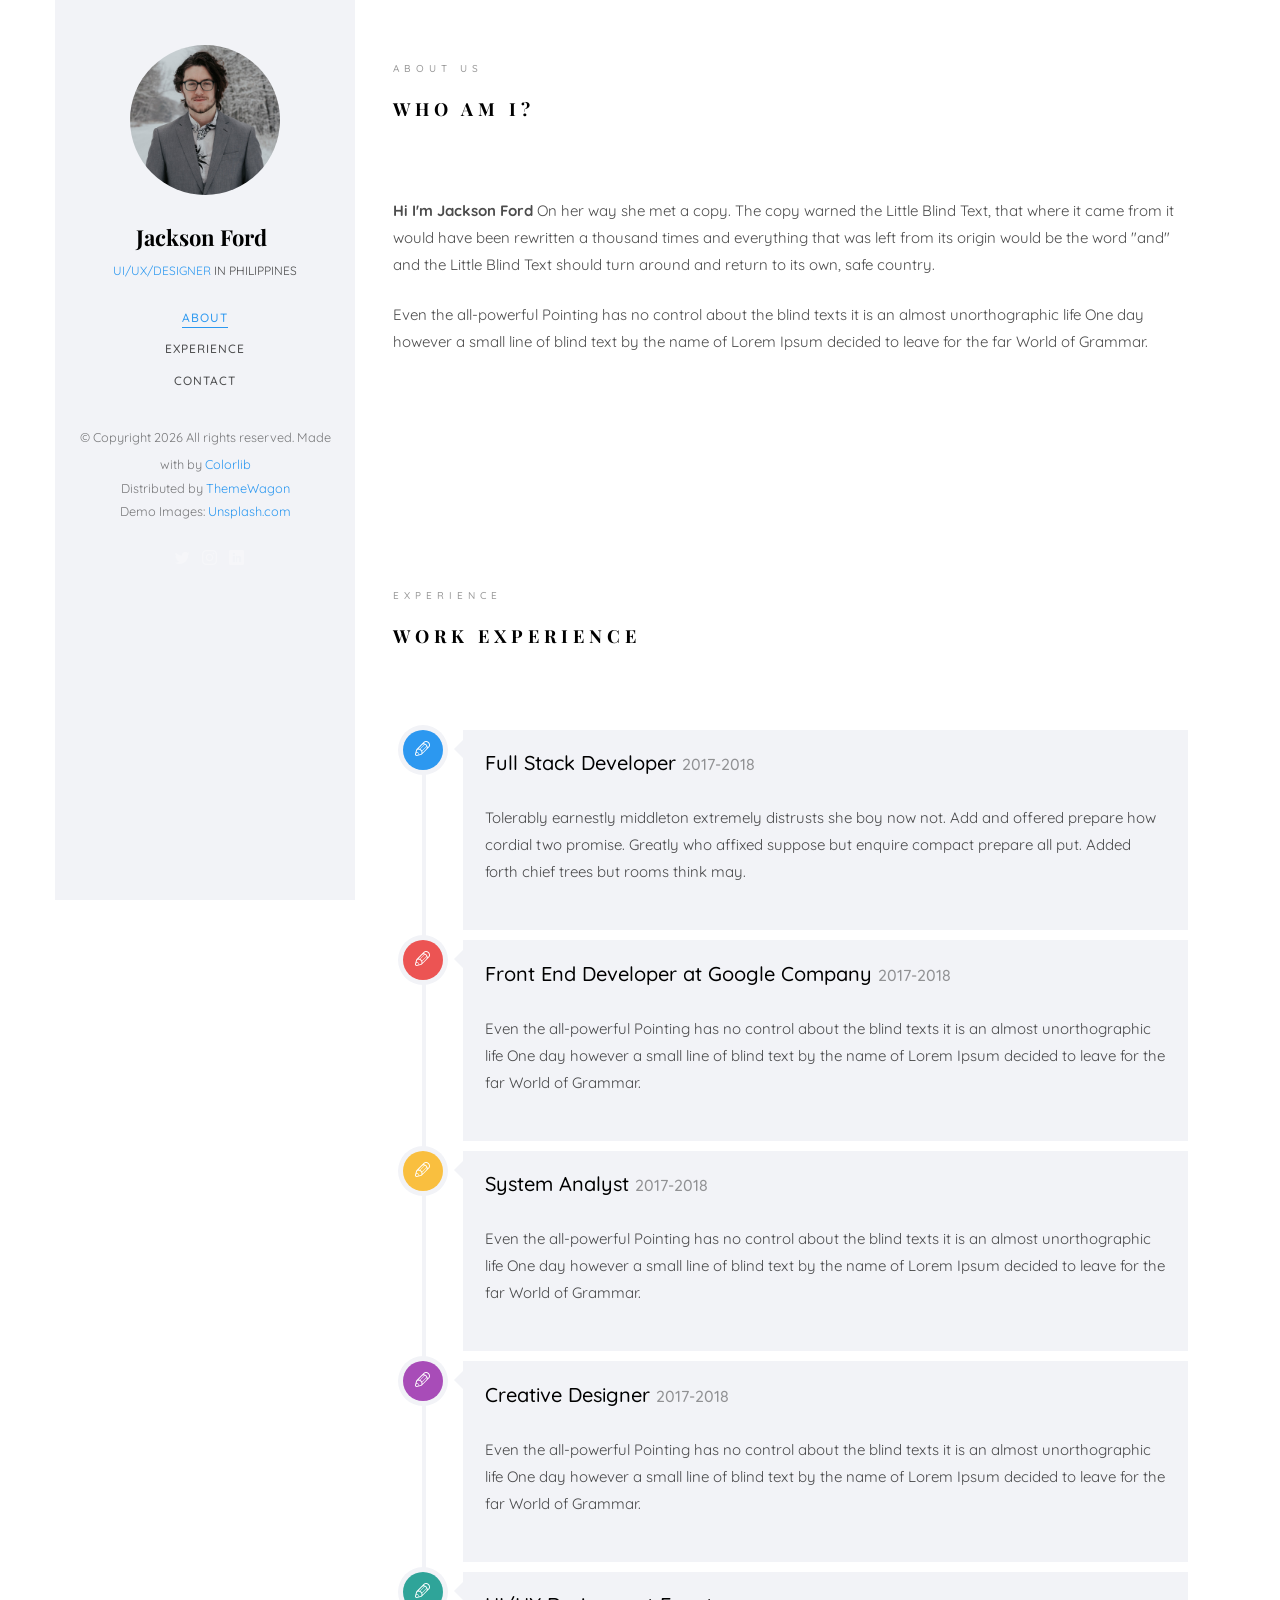
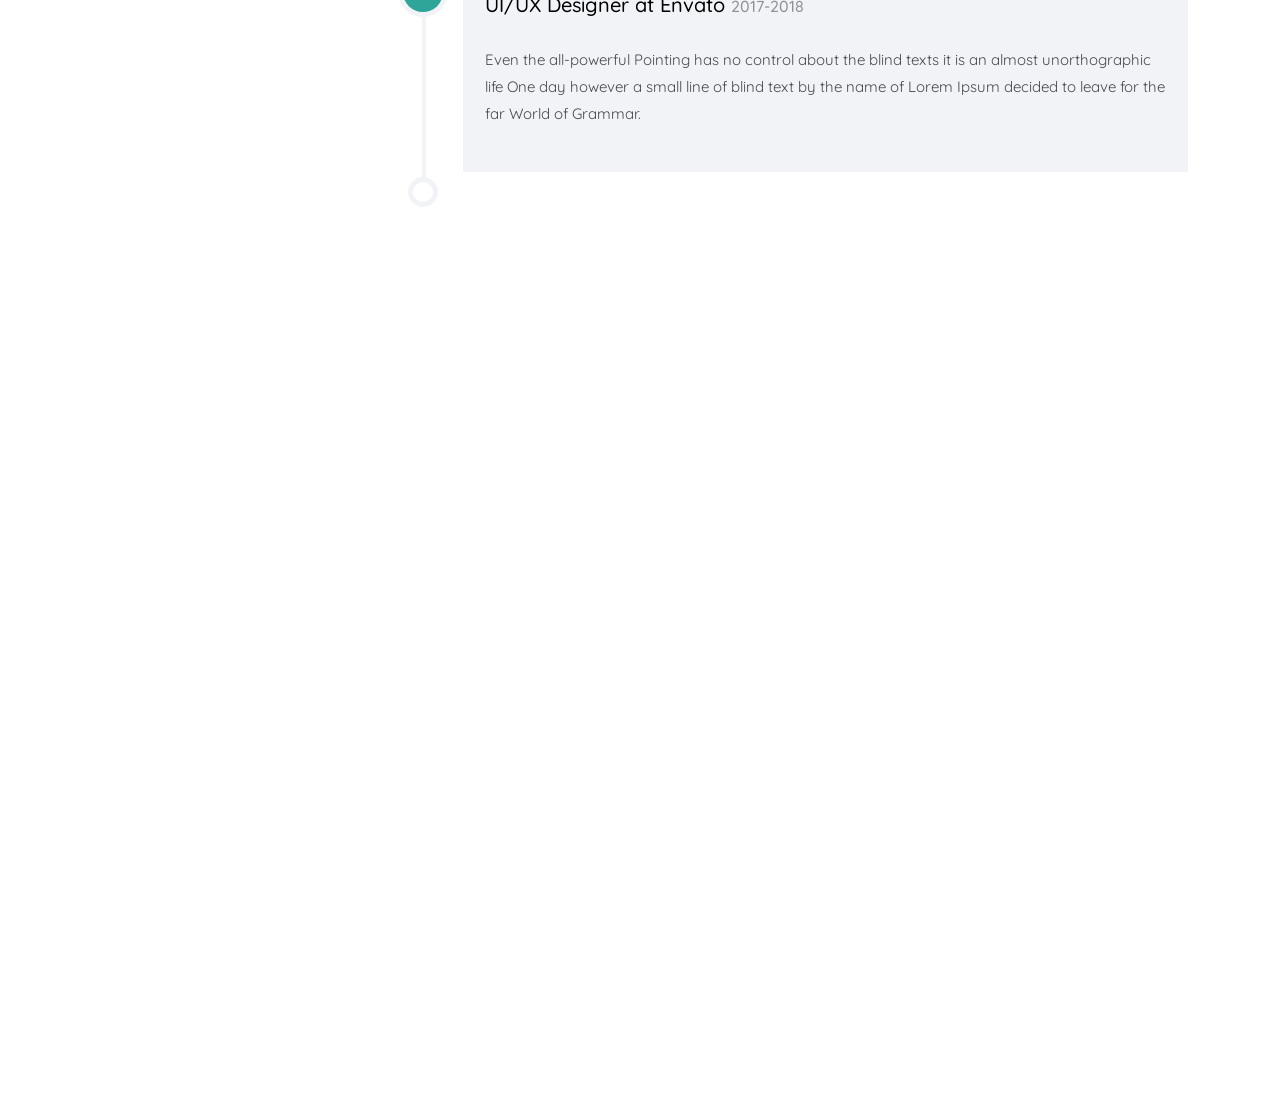
<file: static/plugins/curriculum/index.html>
<!DOCTYPE HTML>
<html>
	<head>
	<meta charset="utf-8">
	<meta http-equiv="X-UA-Compatible" content="IE=edge">
	<title>Jackson Template</title>
	<meta name="viewport" content="width=device-width, initial-scale=1">
	<meta name="description" content="" />
	<meta name="keywords" content="" />
	<meta name="author" content="" />

  <!-- Facebook and Twitter integration -->
	<meta property="og:title" content=""/>
	<meta property="og:image" content=""/>
	<meta property="og:url" content=""/>
	<meta property="og:site_name" content=""/>
	<meta property="og:description" content=""/>
	<meta name="twitter:title" content="" />
	<meta name="twitter:image" content="" />
	<meta name="twitter:url" content="" />
	<meta name="twitter:card" content="" />

	<!-- Place favicon.ico and apple-touch-icon.png in the root directory -->
	<link rel="shortcut icon" href="favicon.ico">

	<link href="https://fonts.googleapis.com/css?family=Quicksand:300,400,500,700" rel="stylesheet">
	<link href="https://fonts.googleapis.com/css?family=Playfair+Display:400,400i,700" rel="stylesheet">
	
	<!-- Animate.css -->
	<link rel="stylesheet" href="css/animate.css">
	<!-- Icomoon Icon Fonts-->
	<link rel="stylesheet" href="css/icomoon.css">
	<!-- Bootstrap  -->
	<link rel="stylesheet" href="css/bootstrap.css">
	<!-- Theme style  -->
	<link rel="stylesheet" href="css/style.css">

	<!-- Modernizr JS -->
	<script src="js/modernizr-2.6.2.min.js"></script>

	</head>
	<body>
	<div id="colorlib-page">
		<div class="container-wrap">
		<a href="#" class="js-colorlib-nav-toggle colorlib-nav-toggle" data-toggle="collapse" data-target="#navbar" aria-expanded="false" aria-controls="navbar"><i></i></a>
		<aside id="colorlib-aside" role="complementary" class="border js-fullheight">
			<div class="text-center">
				<div class="author-img" style="background-image: url(images/about.jpg);"></div>
				<h1 id="colorlib-logo"><a href="index.html">Jackson Ford</a></h1>
				<span class="position"><a href="#">UI/UX/Designer</a> in Philippines</span>
			</div>
			<nav id="colorlib-main-menu" role="navigation" class="navbar">
				<div id="navbar" class="collapse">
					<ul>
						<li class="active"><a href="#" data-nav-section="about">About</a></li>
						<li><a href="#" data-nav-section="experience">Experience</a></li>
						<li><a href="#" data-nav-section="contact">Contact</a></li>
					</ul>
				</div>
			</nav>

			<div class="colorlib-footer">
				<p>
					<small>&copy;
					<!-- Link back to Colorlib can't be removed. Template is licensed under CC BY 3.0. -->
					Copyright <script>document.write(new Date().getFullYear());</script> All rights reserved. 
					Made with <i class="fa fa-user" aria-hidden="true"></i> by <a href="https://colorlib.com" target="_blank">Colorlib</a>
					<!-- Link back to Colorlib can't be removed. Template is licensed under CC BY 3.0. --> </span> <span>Distributed by <a href="https://themewagon.com" target="_blank">ThemeWagon</a></span> <span>Demo Images: <a href="https://unsplash.com/" target="_blank">Unsplash.com</a></span></small>
				</p>
				<ul>
					<li><a href="#"><em class="fa fa-facebook"></em></a></li>
					<li><a href="#"><i class="icon-twitter2"></i></a></li>
					<li><a href="#"><i class="icon-instagram"></i></a></li>
					<li><a href="#"><i class="icon-linkedin2"></i></a></li>
				</ul>
			</div>

		</aside>

		<div id="colorlib-main">

			<section class="colorlib-about" data-section="about">
				<div class="colorlib-narrow-content">
					<div class="row">
						<div class="col-md-12">
							<div class="row row-bottom-padded-sm animate-box" data-animate-effect="fadeInLeft">
								<div class="col-md-12">
									<div class="about-desc">
										<span class="heading-meta">About Us</span>
										<h2 class="colorlib-heading">Who Am I?</h2>
										<p><strong>Hi I'm Jackson Ford</strong> On her way she met a copy. The copy warned the Little Blind Text, that where it came from it would have been rewritten a thousand times and everything that was left from its origin would be the word "and" and the Little Blind Text should turn around and return to its own, safe country.</p>
										<p>Even the all-powerful Pointing has no control about the blind texts it is an almost unorthographic life One day however a small line of blind text by the name of Lorem Ipsum decided to leave for the far World of Grammar.</p>
									</div>
								</div>
							</div>
						</div>
					</div>
				</div>
			</section>
			
			<section class="colorlib-experience" data-section="experience">
				<div class="colorlib-narrow-content">
					<div class="row">
						<div class="col-md-6 col-md-offset-3 col-md-pull-3 animate-box" data-animate-effect="fadeInLeft">
							<span class="heading-meta">Experience</span>
							<h2 class="colorlib-heading animate-box">Work Experience</h2>
						</div>
					</div>
					<div class="row">
						<div class="col-md-12">
				         <div class="timeline-centered">
					         <article class="timeline-entry animate-box" data-animate-effect="fadeInLeft">
					            <div class="timeline-entry-inner">

					               <div class="timeline-icon color-1">
					                  <i class="icon-pen2"></i>
					               </div>

					               <div class="timeline-label">
					                  <h2><a href="#">Full Stack Developer</a> <span>2017-2018</span></h2>
					                  <p>Tolerably earnestly middleton extremely distrusts she boy now not. Add and offered prepare how cordial two promise. Greatly who affixed suppose but enquire compact prepare all put. Added forth chief trees but rooms think may.</p>
					               </div>
					            </div>
					         </article>


					         <article class="timeline-entry animate-box" data-animate-effect="fadeInRight">
					            <div class="timeline-entry-inner">
					               <div class="timeline-icon color-2">
					                  <i class="icon-pen2"></i>
					               </div>
					               <div class="timeline-label">
					               	<h2><a href="#">Front End Developer at Google Company</a> <span>2017-2018</span></h2>
					                  <p>Even the all-powerful Pointing has no control about the blind texts it is an almost unorthographic life One day however a small line of blind text by the name of Lorem Ipsum decided to leave for the far World of Grammar.</p>
					               </div>
					            </div>
					         </article>

					         <article class="timeline-entry animate-box" data-animate-effect="fadeInLeft">
					            <div class="timeline-entry-inner">
					               <div class="timeline-icon color-3">
					                  <i class="icon-pen2"></i>
					               </div>
					               <div class="timeline-label">
					               	<h2><a href="#">System Analyst</a> <span>2017-2018</span></h2>
					                  <p>Even the all-powerful Pointing has no control about the blind texts it is an almost unorthographic life One day however a small line of blind text by the name of Lorem Ipsum decided to leave for the far World of Grammar.</p>
					               </div>
					            </div>
					         </article>

					         <article class="timeline-entry animate-box" data-animate-effect="fadeInTop">
					            <div class="timeline-entry-inner">
					               <div class="timeline-icon color-4">
					                  <i class="icon-pen2"></i>
					               </div>
					               <div class="timeline-label">
					               	<h2><a href="#">Creative Designer</a> <span>2017-2018</span></h2>
					                  <p>Even the all-powerful Pointing has no control about the blind texts it is an almost unorthographic life One day however a small line of blind text by the name of Lorem Ipsum decided to leave for the far World of Grammar.</p>
					               </div>
					            </div>
					         </article>

					         <article class="timeline-entry animate-box" data-animate-effect="fadeInLeft">
					            <div class="timeline-entry-inner">
					               <div class="timeline-icon color-5">
					                  <i class="icon-pen2"></i>
					               </div>
					               <div class="timeline-label">
					               	<h2><a href="#">UI/UX Designer at Envato</a> <span>2017-2018</span></h2>
					                  <p>Even the all-powerful Pointing has no control about the blind texts it is an almost unorthographic life One day however a small line of blind text by the name of Lorem Ipsum decided to leave for the far World of Grammar.</p>
					               </div>
					            </div>
					         </article>

					         <article class="timeline-entry begin animate-box" data-animate-effect="fadeInBottom">
					            <div class="timeline-entry-inner">
					               <div class="timeline-icon color-none">
					               </div>
					            </div>
					         </article>
					      </div>
					   </div>
				   </div>
				</div>
			</section>

			<section class="colorlib-contact" data-section="contact">
				<div class="colorlib-narrow-content">
					<div class="row">
						<div class="col-md-6 col-md-offset-3 col-md-pull-3 animate-box" data-animate-effect="fadeInLeft">
							<span class="heading-meta">Get in Touch</span>
							<h2 class="colorlib-heading">Contact</h2>
						</div>
					</div>
					<div class="row">
						<div class="col-md-5">
							<div class="colorlib-feature colorlib-feature-sm animate-box" data-animate-effect="fadeInLeft">
								<div class="colorlib-icon">
									<i class="icon-globe-outline"></i>
								</div>
								<div class="colorlib-text">
									<p><a href="#">info@domain.com</a></p>
								</div>
							</div>

							<div class="colorlib-feature colorlib-feature-sm animate-box" data-animate-effect="fadeInLeft">
								<div class="colorlib-icon">
									<i class="icon-map"></i>
								</div>
								<div class="colorlib-text">
									<p>198 West 21th Street, Suite 721 New York NY 10016</p>
								</div>
							</div>

							<div class="colorlib-feature colorlib-feature-sm animate-box" data-animate-effect="fadeInLeft">
								<div class="colorlib-icon">
									<i class="icon-phone"></i>
								</div>
								<div class="colorlib-text">
									<p><a href="tel://">+123 456 7890</a></p>
								</div>
							</div>
						</div>
						<div class="col-md-7 col-md-push-1">
							<div class="row">
								<div class="col-md-10 col-md-offset-1 col-md-pull-1 animate-box" data-animate-effect="fadeInRight">
									<form action="">
										<div class="form-group">
											<input type="text" class="form-control" placeholder="Name">
										</div>
										<div class="form-group">
											<input type="text" class="form-control" placeholder="Email">
										</div>
										<div class="form-group">
											<input type="text" class="form-control" placeholder="Subject">
										</div>
										<div class="form-group">
											<textarea name="" id="message" cols="30" rows="7" class="form-control" placeholder="Message"></textarea>
										</div>
										<div class="form-group">
											<input type="submit" class="btn btn-primary btn-send-message" value="Send Message">
										</div>
									</form>
								</div>
								
							</div>
						</div>
					</div>
				</div>
			</section>

		</div><!-- end:colorlib-main -->
	</div><!-- end:container-wrap -->
	</div><!-- end:colorlib-page -->

	<!-- jQuery -->
	<script src="js/jquery.min.js"></script>
	<!-- Waypoints -->
	<script src="js/jquery.waypoints.min.js"></script>
	<!-- Counters -->
	<script src="js/jquery.countTo.js"></script>
	<!-- MAIN JS -->
	<script src="js/main.js"></script>

	</body>
</html>
</file>
<file: static/plugins/curriculum/css/icomoon.css>
@font-face {
  font-family: 'icomoon';
  src:  url('fonts/icomoon.eot?6py85u');
  src:  url('fonts/icomoon.eot?6py85u#iefix') format('embedded-opentype'),
    url('fonts/icomoon.ttf?6py85u') format('truetype'),
    url('fonts/icomoon.woff?6py85u') format('woff'),
    url('fonts/icomoon.svg?6py85u#icomoon') format('svg');
  font-weight: normal;
  font-style: normal;
}

[class^="icon-"], [class*=" icon-"] {
  /* use !important to prevent issues with browser extensions that change fonts */
  font-family: 'icomoon' !important;
  speak: none;
  font-style: normal;
  font-weight: normal;
  font-variant: normal;
  text-transform: none;
  line-height: 1;

  /* Better Font Rendering =========== */
  -webkit-font-smoothing: antialiased;
  -moz-osx-font-smoothing: grayscale;
}

.icon-times:before {
  content: "\e930";
}
.icon-tick:before {
  content: "\e931";
}
.icon-plus:before {
  content: "\e932";
}
.icon-minus:before {
  content: "\e933";
}
.icon-equals:before {
  content: "\e934";
}
.icon-divide:before {
  content: "\e935";
}
.icon-chevron-right:before {
  content: "\e936";
}
.icon-chevron-left:before {
  content: "\e937";
}
.icon-arrow-right-thick:before {
  content: "\e938";
}
.icon-arrow-left-thick:before {
  content: "\e939";
}
.icon-th-small:before {
  content: "\e93a";
}
.icon-th-menu:before {
  content: "\e93b";
}
.icon-th-list:before {
  content: "\e93c";
}
.icon-th-large:before {
  content: "\e93d";
}
.icon-home:before {
  content: "\e93e";
}
.icon-arrow-forward:before {
  content: "\e93f";
}
.icon-arrow-back:before {
  content: "\e940";
}
.icon-rss:before {
  content: "\e941";
}
.icon-location:before {
  content: "\e942";
}
.icon-link:before {
  content: "\e943";
}
.icon-image:before {
  content: "\e944";
}
.icon-arrow-up-thick:before {
  content: "\e945";
}
.icon-arrow-down-thick:before {
  content: "\e946";
}
.icon-starburst:before {
  content: "\e947";
}
.icon-starburst-outline:before {
  content: "\e948";
}
.icon-star3:before {
  content: "\e949";
}
.icon-flow-children:before {
  content: "\e94a";
}
.icon-export:before {
  content: "\e94b";
}
.icon-delete2:before {
  content: "\e94c";
}
.icon-delete-outline:before {
  content: "\e94d";
}
.icon-cloud-storage:before {
  content: "\e94e";
}
.icon-wi-fi:before {
  content: "\e94f";
}
.icon-heart:before {
  content: "\e950";
}
.icon-flash:before {
  content: "\e951";
}
.icon-cancel:before {
  content: "\e952";
}
.icon-backspace:before {
  content: "\e953";
}
.icon-attachment:before {
  content: "\e954";
}
.icon-arrow-move:before {
  content: "\e955";
}
.icon-warning:before {
  content: "\e956";
}
.icon-user:before {
  content: "\e957";
}
.icon-radar:before {
  content: "\e958";
}
.icon-lock-open:before {
  content: "\e959";
}
.icon-lock-closed:before {
  content: "\e95a";
}
.icon-location-arrow:before {
  content: "\e95b";
}
.icon-info:before {
  content: "\e95c";
}
.icon-user-delete:before {
  content: "\e95d";
}
.icon-user-add:before {
  content: "\e95e";
}
.icon-media-pause:before {
  content: "\e95f";
}
.icon-group:before {
  content: "\e960";
}
.icon-chart-pie:before {
  content: "\e961";
}
.icon-chart-line:before {
  content: "\e962";
}
.icon-chart-bar:before {
  content: "\e963";
}
.icon-chart-area:before {
  content: "\e964";
}
.icon-video:before {
  content: "\e965";
}
.icon-point-of-interest:before {
  content: "\e966";
}
.icon-infinity:before {
  content: "\e967";
}
.icon-globe:before {
  content: "\e968";
}
.icon-eye:before {
  content: "\e969";
}
.icon-cog:before {
  content: "\e96a";
}
.icon-camera:before {
  content: "\e96b";
}
.icon-upload:before {
  content: "\e96c";
}
.icon-scissors:before {
  content: "\e96d";
}
.icon-refresh:before {
  content: "\e96e";
}
.icon-pin:before {
  content: "\e96f";
}
.icon-key:before {
  content: "\e970";
}
.icon-info-large:before {
  content: "\e971";
}
.icon-eject:before {
  content: "\e972";
}
.icon-download:before {
  content: "\e973";
}
.icon-zoom:before {
  content: "\e974";
}
.icon-zoom-out:before {
  content: "\e975";
}
.icon-zoom-in:before {
  content: "\e976";
}
.icon-sort-numerically:before {
  content: "\e977";
}
.icon-sort-alphabetically:before {
  content: "\e978";
}
.icon-input-checked:before {
  content: "\e979";
}
.icon-calender:before {
  content: "\e97a";
}
.icon-world2:before {
  content: "\e97b";
}
.icon-notes:before {
  content: "\e97c";
}
.icon-code:before {
  content: "\e97d";
}
.icon-arrow-sync:before {
  content: "\e97e";
}
.icon-arrow-shuffle:before {
  content: "\e97f";
}
.icon-arrow-repeat:before {
  content: "\e980";
}
.icon-arrow-minimise:before {
  content: "\e981";
}
.icon-arrow-maximise:before {
  content: "\e982";
}
.icon-arrow-loop:before {
  content: "\e983";
}
.icon-anchor:before {
  content: "\e984";
}
.icon-spanner:before {
  content: "\e985";
}
.icon-puzzle:before {
  content: "\e986";
}
.icon-power:before {
  content: "\e987";
}
.icon-plane:before {
  content: "\e988";
}
.icon-pi:before {
  content: "\e989";
}
.icon-phone:before {
  content: "\e98a";
}
.icon-microphone2:before {
  content: "\e98b";
}
.icon-media-rewind:before {
  content: "\e98c";
}
.icon-flag:before {
  content: "\e98d";
}
.icon-adjust-brightness:before {
  content: "\e98e";
}
.icon-waves:before {
  content: "\e98f";
}
.icon-social-twitter:before {
  content: "\e990";
}
.icon-social-facebook:before {
  content: "\e991";
}
.icon-social-dribbble:before {
  content: "\e992";
}
.icon-media-stop:before {
  content: "\e993";
}
.icon-media-record:before {
  content: "\e994";
}
.icon-media-play:before {
  content: "\e995";
}
.icon-media-fast-forward:before {
  content: "\e996";
}
.icon-media-eject:before {
  content: "\e997";
}
.icon-social-vimeo:before {
  content: "\e998";
}
.icon-social-tumbler:before {
  content: "\e999";
}
.icon-social-skype:before {
  content: "\e99a";
}
.icon-social-pinterest:before {
  content: "\e99b";
}
.icon-social-linkedin:before {
  content: "\e99c";
}
.icon-social-last-fm:before {
  content: "\e99d";
}
.icon-social-github:before {
  content: "\e99e";
}
.icon-social-flickr:before {
  content: "\e99f";
}
.icon-at:before {
  content: "\e9a0";
}
.icon-times-outline:before {
  content: "\e9a1";
}
.icon-plus-outline:before {
  content: "\e9a2";
}
.icon-minus-outline:before {
  content: "\e9a3";
}
.icon-tick-outline:before {
  content: "\e9a4";
}
.icon-th-large-outline:before {
  content: "\e9a5";
}
.icon-equals-outline:before {
  content: "\e9a6";
}
.icon-divide-outline:before {
  content: "\e9a7";
}
.icon-chevron-right-outline:before {
  content: "\e9a8";
}
.icon-chevron-left-outline:before {
  content: "\e9a9";
}
.icon-arrow-right-outline:before {
  content: "\e9aa";
}
.icon-arrow-left-outline:before {
  content: "\e9ab";
}
.icon-th-small-outline:before {
  content: "\e9ac";
}
.icon-th-menu-outline:before {
  content: "\e9ad";
}
.icon-th-list-outline:before {
  content: "\e9ae";
}
.icon-news2:before {
  content: "\e9b1";
}
.icon-home-outline:before {
  content: "\e9b2";
}
.icon-arrow-up-outline:before {
  content: "\e9b3";
}
.icon-arrow-forward-outline:before {
  content: "\e9b4";
}
.icon-arrow-down-outline:before {
  content: "\e9b5";
}
.icon-arrow-back-outline:before {
  content: "\e9b6";
}
.icon-trash3:before {
  content: "\e9b7";
}
.icon-rss-outline:before {
  content: "\e9b8";
}
.icon-message:before {
  content: "\e9b9";
}
.icon-location-outline:before {
  content: "\e9ba";
}
.icon-link-outline:before {
  content: "\e9bb";
}
.icon-image-outline:before {
  content: "\e9bc";
}
.icon-export-outline:before {
  content: "\e9bd";
}
.icon-cross:before {
  content: "\e9be";
}
.icon-wi-fi-outline:before {
  content: "\e9bf";
}
.icon-star-outline:before {
  content: "\e9c0";
}
.icon-media-pause-outline:before {
  content: "\e9c1";
}
.icon-mail:before {
  content: "\e9c2";
}
.icon-heart-outline:before {
  content: "\e9c3";
}
.icon-flash-outline:before {
  content: "\e9c4";
}
.icon-cancel-outline:before {
  content: "\e9c5";
}
.icon-beaker:before {
  content: "\e9c6";
}
.icon-arrow-move-outline:before {
  content: "\e9c7";
}
.icon-watch2:before {
  content: "\e9c8";
}
.icon-warning-outline:before {
  content: "\e9c9";
}
.icon-time:before {
  content: "\e9ca";
}
.icon-radar-outline:before {
  content: "\e9cb";
}
.icon-lock-open-outline:before {
  content: "\e9cc";
}
.icon-location-arrow-outline:before {
  content: "\e9cd";
}
.icon-info-outline:before {
  content: "\e9ce";
}
.icon-backspace-outline:before {
  content: "\e9cf";
}
.icon-attachment-outline:before {
  content: "\e9d0";
}
.icon-user-outline:before {
  content: "\e9d1";
}
.icon-user-delete-outline:before {
  content: "\e9d2";
}
.icon-user-add-outline:before {
  content: "\e9d3";
}
.icon-lock-closed-outline:before {
  content: "\e9d4";
}
.icon-group-outline:before {
  content: "\e9d5";
}
.icon-chart-pie-outline:before {
  content: "\e9d6";
}
.icon-chart-line-outline:before {
  content: "\e9d7";
}
.icon-chart-bar-outline:before {
  content: "\e9d8";
}
.icon-chart-area-outline:before {
  content: "\e9d9";
}
.icon-video-outline:before {
  content: "\e9da";
}
.icon-point-of-interest-outline:before {
  content: "\e9db";
}
.icon-map:before {
  content: "\e9dc";
}
.icon-key-outline:before {
  content: "\e9dd";
}
.icon-infinity-outline:before {
  content: "\e9de";
}
.icon-globe-outline:before {
  content: "\e9df";
}
.icon-eye-outline:before {
  content: "\e9e0";
}
.icon-cog-outline:before {
  content: "\e9e1";
}
.icon-camera-outline:before {
  content: "\e9e2";
}
.icon-upload-outline:before {
  content: "\e9e3";
}
.icon-support:before {
  content: "\e9e4";
}
.icon-scissors-outline:before {
  content: "\e9e5";
}
.icon-refresh-outline:before {
  content: "\e9e6";
}
.icon-info-large-outline:before {
  content: "\e9e7";
}
.icon-eject-outline:before {
  content: "\e9e8";
}
.icon-download-outline:before {
  content: "\e9e9";
}
.icon-battery-mid:before {
  content: "\e9ea";
}
.icon-battery-low:before {
  content: "\e9eb";
}
.icon-battery-high:before {
  content: "\e9ec";
}
.icon-zoom-outline:before {
  content: "\e9ed";
}
.icon-zoom-out-outline:before {
  content: "\e9ee";
}
.icon-zoom-in-outline:before {
  content: "\e9ef";
}
.icon-tag3:before {
  content: "\e9f0";
}
.icon-tabs-outline:before {
  content: "\e9f1";
}
.icon-pin-outline:before {
  content: "\e9f2";
}
.icon-message-typing:before {
  content: "\e9f3";
}
.icon-directions:before {
  content: "\e9f4";
}
.icon-battery-full:before {
  content: "\e9f5";
}
.icon-battery-charge:before {
  content: "\e9f6";
}
.icon-pipette:before {
  content: "\e9f7";
}
.icon-pencil:before {
  content: "\e9f8";
}
.icon-folder:before {
  content: "\e9f9";
}
.icon-folder-delete:before {
  content: "\e9fa";
}
.icon-folder-add:before {
  content: "\e9fb";
}
.icon-edit:before {
  content: "\e9fc";
}
.icon-document:before {
  content: "\e9fd";
}
.icon-document-delete:before {
  content: "\e9fe";
}
.icon-document-add:before {
  content: "\e9ff";
}
.icon-brush:before {
  content: "\ea00";
}
.icon-thumbs-up:before {
  content: "\ea01";
}
.icon-thumbs-down:before {
  content: "\ea02";
}
.icon-pen:before {
  content: "\ea03";
}
.icon-sort-numerically-outline:before {
  content: "\ea04";
}
.icon-sort-alphabetically-outline:before {
  content: "\ea05";
}
.icon-social-last-fm-circular:before {
  content: "\ea06";
}
.icon-social-github-circular:before {
  content: "\ea07";
}
.icon-compass:before {
  content: "\ea08";
}
.icon-bookmark:before {
  content: "\ea09";
}
.icon-input-checked-outline:before {
  content: "\ea0a";
}
.icon-code-outline:before {
  content: "\ea0b";
}
.icon-calender-outline:before {
  content: "\ea0c";
}
.icon-business-card:before {
  content: "\ea0d";
}
.icon-arrow-up:before {
  content: "\ea0e";
}
.icon-arrow-sync-outline:before {
  content: "\ea0f";
}
.icon-arrow-right:before {
  content: "\ea10";
}
.icon-arrow-repeat-outline:before {
  content: "\ea11";
}
.icon-arrow-loop-outline:before {
  content: "\ea12";
}
.icon-arrow-left:before {
  content: "\ea13";
}
.icon-flow-switch:before {
  content: "\ea14";
}
.icon-flow-parallel:before {
  content: "\ea15";
}
.icon-flow-merge:before {
  content: "\ea16";
}
.icon-document-text:before {
  content: "\ea17";
}
.icon-clipboard:before {
  content: "\ea18";
}
.icon-calculator:before {
  content: "\ea19";
}
.icon-arrow-minimise-outline:before {
  content: "\ea1a";
}
.icon-arrow-maximise-outline:before {
  content: "\ea1b";
}
.icon-arrow-down:before {
  content: "\ea1c";
}
.icon-gift:before {
  content: "\ea1d";
}
.icon-film:before {
  content: "\ea1e";
}
.icon-database:before {
  content: "\ea1f";
}
.icon-bell:before {
  content: "\ea20";
}
.icon-anchor-outline:before {
  content: "\ea21";
}
.icon-adjust-contrast:before {
  content: "\ea22";
}
.icon-world-outline:before {
  content: "\ea23";
}
.icon-shopping-bag:before {
  content: "\ea24";
}
.icon-power-outline:before {
  content: "\ea25";
}
.icon-notes-outline:before {
  content: "\ea26";
}
.icon-device-tablet:before {
  content: "\ea27";
}
.icon-device-phone:before {
  content: "\ea28";
}
.icon-device-laptop:before {
  content: "\ea29";
}
.icon-device-desktop:before {
  content: "\ea2a";
}
.icon-briefcase:before {
  content: "\ea2b";
}
.icon-stopwatch:before {
  content: "\ea2c";
}
.icon-spanner-outline:before {
  content: "\ea2d";
}
.icon-puzzle-outline:before {
  content: "\ea2e";
}
.icon-printer:before {
  content: "\ea2f";
}
.icon-pi-outline:before {
  content: "\ea30";
}
.icon-lightbulb:before {
  content: "\ea31";
}
.icon-flag-outline:before {
  content: "\ea32";
}
.icon-contacts:before {
  content: "\ea33";
}
.icon-archive2:before {
  content: "\ea34";
}
.icon-weather-stormy:before {
  content: "\ea35";
}
.icon-weather-shower:before {
  content: "\ea36";
}
.icon-weather-partly-sunny:before {
  content: "\ea37";
}
.icon-weather-downpour:before {
  content: "\ea38";
}
.icon-weather-cloudy:before {
  content: "\ea39";
}
.icon-plane-outline:before {
  content: "\ea3a";
}
.icon-phone-outline:before {
  content: "\ea3b";
}
.icon-microphone-outline:before {
  content: "\ea3c";
}
.icon-weather-windy:before {
  content: "\ea3d";
}
.icon-weather-windy-cloudy:before {
  content: "\ea3e";
}
.icon-weather-sunny:before {
  content: "\ea3f";
}
.icon-weather-snow:before {
  content: "\ea40";
}
.icon-weather-night:before {
  content: "\ea41";
}
.icon-media-stop-outline:before {
  content: "\ea42";
}
.icon-media-rewind-outline:before {
  content: "\ea43";
}
.icon-media-record-outline:before {
  content: "\ea44";
}
.icon-media-play-outline:before {
  content: "\ea45";
}
.icon-media-fast-forward-outline:before {
  content: "\ea46";
}
.icon-media-eject-outline:before {
  content: "\ea47";
}
.icon-wine:before {
  content: "\ea48";
}
.icon-waves-outline:before {
  content: "\ea49";
}
.icon-ticket:before {
  content: "\ea4a";
}
.icon-tags:before {
  content: "\ea4b";
}
.icon-plug:before {
  content: "\ea4c";
}
.icon-headphones:before {
  content: "\ea4d";
}
.icon-credit-card:before {
  content: "\ea4e";
}
.icon-coffee:before {
  content: "\ea4f";
}
.icon-book:before {
  content: "\ea50";
}
.icon-beer:before {
  content: "\ea51";
}
.icon-volume2:before {
  content: "\ea52";
}
.icon-volume-up:before {
  content: "\ea53";
}
.icon-volume-mute:before {
  content: "\ea54";
}
.icon-volume-down:before {
  content: "\ea55";
}
.icon-social-vimeo-circular:before {
  content: "\ea56";
}
.icon-social-twitter-circular:before {
  content: "\ea57";
}
.icon-social-pinterest-circular:before {
  content: "\ea58";
}
.icon-social-linkedin-circular:before {
  content: "\ea59";
}
.icon-social-facebook-circular:before {
  content: "\ea5a";
}
.icon-social-dribbble-circular:before {
  content: "\ea5b";
}
.icon-tree:before {
  content: "\ea5c";
}
.icon-thermometer2:before {
  content: "\ea5d";
}
.icon-social-tumbler-circular:before {
  content: "\ea5e";
}
.icon-social-skype-outline:before {
  content: "\ea5f";
}
.icon-social-flickr-circular:before {
  content: "\ea60";
}
.icon-social-at-circular:before {
  content: "\ea61";
}
.icon-shopping-cart:before {
  content: "\ea62";
}
.icon-messages:before {
  content: "\ea63";
}
.icon-leaf:before {
  content: "\ea64";
}
.icon-feather:before {
  content: "\ea65";
}
.icon-eye2:before {
  content: "\e064";
}
.icon-paper-clip:before {
  content: "\e065";
}
.icon-mail5:before {
  content: "\e066";
}
.icon-toggle:before {
  content: "\e067";
}
.icon-layout:before {
  content: "\e068";
}
.icon-link2:before {
  content: "\e069";
}
.icon-bell2:before {
  content: "\e06a";
}
.icon-lock3:before {
  content: "\e06b";
}
.icon-unlock:before {
  content: "\e06c";
}
.icon-ribbon2:before {
  content: "\e06d";
}
.icon-image2:before {
  content: "\e06e";
}
.icon-signal:before {
  content: "\e06f";
}
.icon-target3:before {
  content: "\e070";
}
.icon-clipboard3:before {
  content: "\e071";
}
.icon-clock3:before {
  content: "\e072";
}
.icon-watch:before {
  content: "\e073";
}
.icon-air-play:before {
  content: "\e074";
}
.icon-camera3:before {
  content: "\e075";
}
.icon-video2:before {
  content: "\e076";
}
.icon-disc:before {
  content: "\e077";
}
.icon-printer3:before {
  content: "\e078";
}
.icon-monitor:before {
  content: "\e079";
}
.icon-server:before {
  content: "\e07a";
}
.icon-cog2:before {
  content: "\e07b";
}
.icon-heart3:before {
  content: "\e07c";
}
.icon-paragraph:before {
  content: "\e07d";
}
.icon-align-justify:before {
  content: "\e07e";
}
.icon-align-left:before {
  content: "\e07f";
}
.icon-align-center:before {
  content: "\e080";
}
.icon-align-right:before {
  content: "\e081";
}
.icon-book2:before {
  content: "\e082";
}
.icon-layers2:before {
  content: "\e083";
}
.icon-stack2:before {
  content: "\e084";
}
.icon-stack-2:before {
  content: "\e085";
}
.icon-paper:before {
  content: "\e086";
}
.icon-paper-stack:before {
  content: "\e087";
}
.icon-search3:before {
  content: "\e088";
}
.icon-zoom-in2:before {
  content: "\e089";
}
.icon-zoom-out2:before {
  content: "\e08a";
}
.icon-reply2:before {
  content: "\e08b";
}
.icon-circle-plus:before {
  content: "\e08c";
}
.icon-circle-minus:before {
  content: "\e08d";
}
.icon-circle-check:before {
  content: "\e08e";
}
.icon-circle-cross:before {
  content: "\e08f";
}
.icon-square-plus:before {
  content: "\e090";
}
.icon-square-minus:before {
  content: "\e091";
}
.icon-square-check:before {
  content: "\e092";
}
.icon-square-cross:before {
  content: "\e093";
}
.icon-microphone:before {
  content: "\e094";
}
.icon-record:before {
  content: "\e095";
}
.icon-skip-back:before {
  content: "\e096";
}
.icon-rewind:before {
  content: "\e097";
}
.icon-play4:before {
  content: "\e098";
}
.icon-pause3:before {
  content: "\e099";
}
.icon-stop3:before {
  content: "\e09a";
}
.icon-fast-forward:before {
  content: "\e09b";
}
.icon-skip-forward:before {
  content: "\e09c";
}
.icon-shuffle2:before {
  content: "\e09d";
}
.icon-repeat:before {
  content: "\e09e";
}
.icon-folder2:before {
  content: "\e09f";
}
.icon-umbrella:before {
  content: "\e0a0";
}
.icon-moon:before {
  content: "\e0a1";
}
.icon-thermometer:before {
  content: "\e0a2";
}
.icon-drop:before {
  content: "\e0a3";
}
.icon-sun2:before {
  content: "\e0a4";
}
.icon-cloud3:before {
  content: "\e0a5";
}
.icon-cloud-upload2:before {
  content: "\e0a6";
}
.icon-cloud-download2:before {
  content: "\e0a7";
}
.icon-upload4:before {
  content: "\e0a8";
}
.icon-download4:before {
  content: "\e0a9";
}
.icon-location3:before {
  content: "\e0aa";
}
.icon-location-2:before {
  content: "\e0ab";
}
.icon-map3:before {
  content: "\e0ac";
}
.icon-battery:before {
  content: "\e0ad";
}
.icon-head:before {
  content: "\e0ae";
}
.icon-briefcase3:before {
  content: "\e0af";
}
.icon-speech-bubble:before {
  content: "\e0b0";
}
.icon-anchor2:before {
  content: "\e0b1";
}
.icon-globe2:before {
  content: "\e0b2";
}
.icon-box:before {
  content: "\e0b3";
}
.icon-reload:before {
  content: "\e0b4";
}
.icon-share3:before {
  content: "\e0b5";
}
.icon-marquee:before {
  content: "\e0b6";
}
.icon-marquee-plus:before {
  content: "\e0b7";
}
.icon-marquee-minus:before {
  content: "\e0b8";
}
.icon-tag:before {
  content: "\e0b9";
}
.icon-power2:before {
  content: "\e0ba";
}
.icon-command2:before {
  content: "\e0bb";
}
.icon-alt:before {
  content: "\e0bc";
}
.icon-esc:before {
  content: "\e0bd";
}
.icon-bar-graph:before {
  content: "\e0be";
}
.icon-bar-graph-2:before {
  content: "\e0bf";
}
.icon-pie-graph:before {
  content: "\e0c0";
}
.icon-star:before {
  content: "\e0c1";
}
.icon-arrow-left3:before {
  content: "\e0c2";
}
.icon-arrow-right3:before {
  content: "\e0c3";
}
.icon-arrow-up3:before {
  content: "\e0c4";
}
.icon-arrow-down3:before {
  content: "\e0c5";
}
.icon-volume:before {
  content: "\e0c6";
}
.icon-mute:before {
  content: "\e0c7";
}
.icon-content-right:before {
  content: "\e100";
}
.icon-content-left:before {
  content: "\e101";
}
.icon-grid2:before {
  content: "\e102";
}
.icon-grid-2:before {
  content: "\e103";
}
.icon-columns:before {
  content: "\e104";
}
.icon-loader:before {
  content: "\e105";
}
.icon-bag:before {
  content: "\e106";
}
.icon-ban:before {
  content: "\e107";
}
.icon-flag3:before {
  content: "\e108";
}
.icon-trash:before {
  content: "\e109";
}
.icon-expand2:before {
  content: "\e110";
}
.icon-contract:before {
  content: "\e111";
}
.icon-maximize:before {
  content: "\e112";
}
.icon-minimize:before {
  content: "\e113";
}
.icon-plus2:before {
  content: "\e114";
}
.icon-minus2:before {
  content: "\e115";
}
.icon-check:before {
  content: "\e116";
}
.icon-cross2:before {
  content: "\e117";
}
.icon-move:before {
  content: "\e118";
}
.icon-delete:before {
  content: "\e119";
}
.icon-menu5:before {
  content: "\e120";
}
.icon-archive:before {
  content: "\e121";
}
.icon-inbox:before {
  content: "\e122";
}
.icon-outbox:before {
  content: "\e123";
}
.icon-file:before {
  content: "\e124";
}
.icon-file-add:before {
  content: "\e125";
}
.icon-file-subtract:before {
  content: "\e126";
}
.icon-help:before {
  content: "\e127";
}
.icon-open:before {
  content: "\e128";
}
.icon-ellipsis:before {
  content: "\e129";
}
.icon-heart4:before {
  content: "\e900";
}
.icon-cloud4:before {
  content: "\e901";
}
.icon-star2:before {
  content: "\e902";
}
.icon-tv2:before {
  content: "\e903";
}
.icon-sound:before {
  content: "\e904";
}
.icon-video3:before {
  content: "\e905";
}
.icon-trash2:before {
  content: "\e906";
}
.icon-user2:before {
  content: "\e907";
}
.icon-key3:before {
  content: "\e908";
}
.icon-search4:before {
  content: "\e909";
}
.icon-settings:before {
  content: "\e90a";
}
.icon-camera4:before {
  content: "\e90b";
}
.icon-tag2:before {
  content: "\e90c";
}
.icon-lock4:before {
  content: "\e90d";
}
.icon-bulb:before {
  content: "\e90e";
}
.icon-pen2:before {
  content: "\e90f";
}
.icon-diamond:before {
  content: "\e910";
}
.icon-display2:before {
  content: "\e911";
}
.icon-location4:before {
  content: "\e912";
}
.icon-eye3:before {
  content: "\e913";
}
.icon-bubble3:before {
  content: "\e914";
}
.icon-stack3:before {
  content: "\e915";
}
.icon-cup:before {
  content: "\e916";
}
.icon-phone3:before {
  content: "\e917";
}
.icon-news:before {
  content: "\e918";
}
.icon-mail6:before {
  content: "\e919";
}
.icon-like:before {
  content: "\e91a";
}
.icon-photo:before {
  content: "\e91b";
}
.icon-note:before {
  content: "\e91c";
}
.icon-clock4:before {
  content: "\e91d";
}
.icon-paperplane:before {
  content: "\e91e";
}
.icon-params:before {
  content: "\e91f";
}
.icon-banknote:before {
  content: "\e920";
}
.icon-data:before {
  content: "\e921";
}
.icon-music2:before {
  content: "\e922";
}
.icon-megaphone2:before {
  content: "\e923";
}
.icon-study:before {
  content: "\e924";
}
.icon-lab2:before {
  content: "\e925";
}
.icon-food:before {
  content: "\e926";
}
.icon-t-shirt:before {
  content: "\e927";
}
.icon-fire2:before {
  content: "\e928";
}
.icon-clip:before {
  content: "\e929";
}
.icon-shop:before {
  content: "\e92a";
}
.icon-calendar3:before {
  content: "\e92b";
}
.icon-wallet2:before {
  content: "\e92c";
}
.icon-vynil:before {
  content: "\e92d";
}
.icon-truck2:before {
  content: "\e92e";
}
.icon-world:before {
  content: "\e92f";
}
.icon-spinner6:before {
  content: "\e9af";
}
.icon-spinner7:before {
  content: "\e9b0";
}
.icon-amazon:before {
  content: "\eab7";
}
.icon-google:before {
  content: "\eab8";
}
.icon-google2:before {
  content: "\eab9";
}
.icon-google3:before {
  content: "\eaba";
}
.icon-google-plus:before {
  content: "\eabb";
}
.icon-google-plus2:before {
  content: "\eabc";
}
.icon-google-plus3:before {
  content: "\eabd";
}
.icon-hangouts:before {
  content: "\eabe";
}
.icon-google-drive:before {
  content: "\eabf";
}
.icon-facebook2:before {
  content: "\eac0";
}
.icon-facebook22:before {
  content: "\eac1";
}
.icon-instagram:before {
  content: "\eac2";
}
.icon-whatsapp:before {
  content: "\eac3";
}
.icon-spotify:before {
  content: "\eac4";
}
.icon-telegram:before {
  content: "\eac5";
}
.icon-twitter2:before {
  content: "\eac6";
}
.icon-vine:before {
  content: "\eac7";
}
.icon-vk:before {
  content: "\eac8";
}
.icon-renren:before {
  content: "\eac9";
}
.icon-sina-weibo:before {
  content: "\eaca";
}
.icon-rss2:before {
  content: "\eacb";
}
.icon-rss22:before {
  content: "\eacc";
}
.icon-youtube:before {
  content: "\eacd";
}
.icon-youtube2:before {
  content: "\eace";
}
.icon-twitch:before {
  content: "\eacf";
}
.icon-vimeo:before {
  content: "\ead0";
}
.icon-vimeo2:before {
  content: "\ead1";
}
.icon-lanyrd:before {
  content: "\ead2";
}
.icon-flickr:before {
  content: "\ead3";
}
.icon-flickr2:before {
  content: "\ead4";
}
.icon-flickr3:before {
  content: "\ead5";
}
.icon-flickr4:before {
  content: "\ead6";
}
.icon-dribbble2:before {
  content: "\ead7";
}
.icon-behance:before {
  content: "\ead8";
}
.icon-behance2:before {
  content: "\ead9";
}
.icon-deviantart:before {
  content: "\eada";
}
.icon-500px:before {
  content: "\eadb";
}
.icon-steam:before {
  content: "\eadc";
}
.icon-steam2:before {
  content: "\eadd";
}
.icon-dropbox:before {
  content: "\eade";
}
.icon-onedrive:before {
  content: "\eadf";
}
.icon-github:before {
  content: "\eae0";
}
.icon-npm:before {
  content: "\eae1";
}
.icon-basecamp:before {
  content: "\eae2";
}
.icon-trello:before {
  content: "\eae3";
}
.icon-wordpress:before {
  content: "\eae4";
}
.icon-joomla:before {
  content: "\eae5";
}
.icon-ello:before {
  content: "\eae6";
}
.icon-blogger:before {
  content: "\eae7";
}
.icon-blogger2:before {
  content: "\eae8";
}
.icon-tumblr2:before {
  content: "\eae9";
}
.icon-tumblr22:before {
  content: "\eaea";
}
.icon-yahoo:before {
  content: "\eaeb";
}
.icon-yahoo2:before {
  content: "\eaec";
}
.icon-tux:before {
  content: "\eaed";
}
.icon-appleinc:before {
  content: "\eaee";
}
.icon-finder:before {
  content: "\eaef";
}
.icon-android:before {
  content: "\eaf0";
}
.icon-windows:before {
  content: "\eaf1";
}
.icon-windows8:before {
  content: "\eaf2";
}
.icon-soundcloud:before {
  content: "\eaf3";
}
.icon-soundcloud2:before {
  content: "\eaf4";
}
.icon-skype:before {
  content: "\eaf5";
}
.icon-reddit:before {
  content: "\eaf6";
}
.icon-hackernews:before {
  content: "\eaf7";
}
.icon-wikipedia:before {
  content: "\eaf8";
}
.icon-linkedin2:before {
  content: "\eaf9";
}
.icon-linkedin22:before {
  content: "\eafa";
}
.icon-lastfm:before {
  content: "\eafb";
}
.icon-lastfm2:before {
  content: "\eafc";
}
.icon-delicious:before {
  content: "\eafd";
}
.icon-stumbleupon:before {
  content: "\eafe";
}
.icon-stumbleupon2:before {
  content: "\eaff";
}
.icon-stackoverflow:before {
  content: "\eb00";
}
.icon-pinterest:before {
  content: "\eb01";
}
.icon-pinterest2:before {
  content: "\eb02";
}
.icon-xing:before {
  content: "\eb03";
}
.icon-xing2:before {
  content: "\eb04";
}
.icon-flattr:before {
  content: "\eb05";
}
.icon-foursquare:before {
  content: "\eb06";
}
.icon-yelp:before {
  content: "\eb07";
}
.icon-paypal:before {
  content: "\eb08";
}
.icon-chrome:before {
  content: "\eb09";
}
.icon-firefox:before {
  content: "\eb0a";
}
.icon-IE:before {
  content: "\eb0b";
}
.icon-edge:before {
  content: "\eb0c";
}
.icon-safari:before {
  content: "\eb0d";
}
.icon-opera:before {
  content: "\eb0e";
}
.icon-file-pdf:before {
  content: "\eb0f";
}
.icon-file-openoffice:before {
  content: "\eb10";
}
.icon-file-word:before {
  content: "\eb11";
}
.icon-file-excel:before {
  content: "\eb12";
}
.icon-libreoffice:before {
  content: "\eb13";
}
.icon-html-five:before {
  content: "\eb14";
}
.icon-html-five2:before {
  content: "\eb15";
}
.icon-css3:before {
  content: "\eb16";
}
.icon-git:before {
  content: "\eb17";
}
.icon-codepen:before {
  content: "\eb18";
}
.icon-svg:before {
  content: "\eb19";
}
.icon-IcoMoon:before {
  content: "\eb1a";
}
</file>
<file: static/plugins/curriculum/css/style.css>
@font-face {
  font-family: 'icomoon';
  src: url("../fonts/icomoon/icomoon.eot?srf3rx");
  src: url("../fonts/icomoon/icomoon.eot?srf3rx#iefix") format("embedded-opentype"), url("../fonts/icomoon/icomoon.ttf?srf3rx") format("truetype"), url("../fonts/icomoon/icomoon.woff?srf3rx") format("woff"), url("../fonts/icomoon/icomoon.svg?srf3rx#icomoon") format("svg");
  font-weight: normal;
  font-style: normal; }

/* =======================================================
*
* 	Template Style 
*	Edit this section
*
* ======================================================= */
body {
  font-family: "Quicksand", Arial, sans-serif;
  font-weight: 400;
  font-size: 15px;
  line-height: 1.8;
  color: rgba(0, 0, 0, 0.7); }
  @media screen and (max-width: 992px) {
    body {
      font-size: 16px; } }

a {
  color: #2c98f0;
  -webkit-transition: 0.5s;
  -o-transition: 0.5s;
  transition: 0.5s; }
  a:hover, a:active, a:focus {
    color: #2c98f0;
    outline: none;
    text-decoration: none !important; }

p {
  margin-bottom: 1.5em; }

h1, h2, h3, h4, h5, h6 {
  color: #000;
  font-family: "Playfair Display", Georgia, serif;
  font-weight: 400;
  margin: 0 0 30px 0; }

figure {
  margin-bottom: 2.5em;
  float: left;
  width: 100%; }
  figure figcaption {
    font-size: 16px;
    width: 80%;
    margin: 20px auto 0px auto;
    color: #b3b3b3;
    font-style: italic;
    font-family: "Quicksand", Arial, sans-serif; }
    @media screen and (max-width: 480px) {
      figure figcaption {
        width: 100%; } }

::-webkit-selection {
  color: #fff;
  background: #2c98f0; }

::-moz-selection {
  color: #fff;
  background: #2c98f0; }

::selection {
  color: #fff;
  background: #2c98f0; }

#colorlib-page {
  width: 100%;
  overflow: hidden;
  position: relative; }

#colorlib-aside {
  padding-top: 3em;
  padding-bottom: 40px;
  float: left;
  width: 300px;
  position: fixed;
  overflow-y: scroll;
  z-index: 1001;
  background: #f2f3f7;
  -webkit-transition: 0.5s;
  -o-transition: 0.5s;
  transition: 0.5s; }
  @media screen and (max-width: 768px) {
    #colorlib-aside {
      width: 300px;
      -moz-transform: translateX(-300px);
      -webkit-transform: translateX(-300px);
      -ms-transform: translateX(-300px);
      -o-transform: translateX(-300px);
      transform: translateX(-300px);
      padding-top: 4em; } }
  #colorlib-aside .author-img {
    width: 150px;
    height: 150px;
    margin: 0 auto;
    margin-bottom: 30px;
    -webkit-border-radius: 50%;
    -moz-border-radius: 50%;
    -ms-border-radius: 50%;
    border-radius: 50%; }
  #colorlib-aside .position {
    display: block;
    margin-bottom: 2em;
    font-size: 12px;
    text-transform: uppercase; }
  #colorlib-aside #colorlib-logo {
    text-align: right;
    font-weight: 700;
    font-size: 22px;
    margin-bottom: .5em;
    display: block;
    width: 100%; }
    #colorlib-aside #colorlib-logo a {
      display: block;
      text-align: center;
      color: #000;
      padding-right: .3em; }
  #colorlib-aside #colorlib-main-menu {
    display: block;
    width: 100%; }
    #colorlib-aside #colorlib-main-menu .collapse {
      display: block !important; }
    #colorlib-aside #colorlib-main-menu ul {
      text-align: center;
      margin: 0;
      padding: 0; }
      @media screen and (max-width: 768px) {
        #colorlib-aside #colorlib-main-menu ul {
          margin: 0 0 2em 0; } }
      #colorlib-aside #colorlib-main-menu ul li {
        margin: 0 0 10px 0;
        padding: 0;
        list-style: none;
        font-size: 12px;
        font-weight: 500;
        text-transform: uppercase;
        letter-spacing: 1px; }
        #colorlib-aside #colorlib-main-menu ul li a {
          color: rgba(0, 0, 0, 0.7);
          text-decoration: none;
          position: relative;
          padding: 10px 0;
          font-family: "Quicksand", Arial, sans-serif;
          -webkit-transition: 0.3s;
          -o-transition: 0.3s;
          transition: 0.3s; }
          #colorlib-aside #colorlib-main-menu ul li a:after {
            content: "";
            position: absolute;
            height: 1px;
            bottom: 7px;
            left: 0;
            right: 0;
            background-color: #2c98f0;
            visibility: hidden;
            -webkit-transform: scaleX(0);
            -moz-transform: scaleX(0);
            -ms-transform: scaleX(0);
            -o-transform: scaleX(0);
            transform: scaleX(0);
            -webkit-transition: all 0.3s cubic-bezier(0.175, 0.885, 0.32, 1.275);
            -moz-transition: all 0.3s cubic-bezier(0.175, 0.885, 0.32, 1.275);
            -ms-transition: all 0.3s cubic-bezier(0.175, 0.885, 0.32, 1.275);
            -o-transition: all 0.3s cubic-bezier(0.175, 0.885, 0.32, 1.275);
            transition: all 0.3s cubic-bezier(0.175, 0.885, 0.32, 1.275); }
          #colorlib-aside #colorlib-main-menu ul li a:hover {
            text-decoration: none;
            color: black; }
            #colorlib-aside #colorlib-main-menu ul li a:hover:after {
              visibility: visible;
              -webkit-transform: scaleX(1);
              -moz-transform: scaleX(1);
              -ms-transform: scaleX(1);
              -o-transform: scaleX(1);
              transform: scaleX(1); }
        #colorlib-aside #colorlib-main-menu ul li.active a {
          color: #2c98f0; }
          #colorlib-aside #colorlib-main-menu ul li.active a:after {
            visibility: visible;
            -webkit-transform: scaleX(1);
            -moz-transform: scaleX(1);
            -ms-transform: scaleX(1);
            -o-transform: scaleX(1);
            transform: scaleX(1); }
  #colorlib-aside .colorlib-footer {
    font-size: 15px;
    text-align: center;
    font-weight: 400;
    color: rgba(0, 0, 0, 0.5);
    padding: 0 20px;
    width: 100%; }
    @media screen and (max-width: 768px) {
      #colorlib-aside .colorlib-footer {
        position: relative;
        bottom: 0; } }
    #colorlib-aside .colorlib-footer span {
      display: block; }
    #colorlib-aside .colorlib-footer ul {
      padding: 0;
      margin: 0; }
      #colorlib-aside .colorlib-footer ul li {
        padding: 0;
        margin: 0;
        display: inline;
        list-style: none; }
        #colorlib-aside .colorlib-footer ul li a {
          color: rgba(255, 255, 255, 0.3);
          padding: 4px; }
          #colorlib-aside .colorlib-footer ul li a:hover, #colorlib-aside .colorlib-footer ul li a:active, #colorlib-aside .colorlib-footer ul li a:focus {
            text-decoration: none;
            outline: none;
            color: #2c98f0; }

.container-wrap {
  max-width: 1170px;
  margin: 0 auto; }

#colorlib-main {
  width: calc(100% - 300px);
  float: right;
  -webkit-transition: 0.5s;
  -o-transition: 0.5s;
  transition: 0.5s; }
  @media screen and (max-width: 768px) {
    #colorlib-main {
      width: 100%;
      padding: 0 1em; } }

#colorlib-hero {
  min-height: 500px;
  background: #fff url(../images/loader.gif) no-repeat center center;
  width: 100%;
  float: left;
  margin-bottom: 10em;
  clear: both; }
  #colorlib-hero .flexslider {
    border: none;
    z-index: 1;
    margin-bottom: 0; }
    #colorlib-hero .flexslider .slides {
      position: relative;
      overflow: visible; }
      #colorlib-hero .flexslider .slides li {
        background-repeat: no-repeat;
        background-size: cover;
        background-position: bottom center;
        min-height: 400px;
        position: relative; }
    #colorlib-hero .flexslider .flex-control-nav {
      bottom: 20px;
      z-index: 1000;
      left: 20px;
      float: left;
      width: auto; }
      @media screen and (max-width: 768px) {
        #colorlib-hero .flexslider .flex-control-nav {
          right: 20px;
          top: 100px; } }
      #colorlib-hero .flexslider .flex-control-nav li {
        display: block;
        margin-bottom: 10px; }
        #colorlib-hero .flexslider .flex-control-nav li a {
          background: rgba(0, 0, 0, 0.5);
          -webkit-box-shadow: none;
          box-shadow: none;
          width: 12px;
          height: 12px;
          cursor: pointer; }
          #colorlib-hero .flexslider .flex-control-nav li a.flex-active {
            cursor: pointer;
            background: transparent;
            border: 2px solid #2c98f0; }
    #colorlib-hero .flexslider .flex-direction-nav {
      display: none; }
    #colorlib-hero .flexslider .slider-text {
      display: table;
      opacity: 0;
      min-height: 500px;
      z-index: 9; }
      #colorlib-hero .flexslider .slider-text > .slider-text-inner {
        display: table-cell;
        vertical-align: middle;
        min-height: 700px;
        padding: 2.5em;
        position: relative; }
        @media screen and (max-width: 768px) {
          #colorlib-hero .flexslider .slider-text > .slider-text-inner {
            text-align: center; } }
        #colorlib-hero .flexslider .slider-text > .slider-text-inner h1, #colorlib-hero .flexslider .slider-text > .slider-text-inner h2 {
          margin: 0;
          padding: 0;
          color: black;
          font-family: "Playfair Display", Georgia, serif; }
        #colorlib-hero .flexslider .slider-text > .slider-text-inner h1 {
          margin-bottom: 20px;
          font-size: 60px;
          line-height: 1.3;
          font-weight: 700; }
          @media screen and (max-width: 768px) {
            #colorlib-hero .flexslider .slider-text > .slider-text-inner h1 {
              font-size: 28px; } }
        #colorlib-hero .flexslider .slider-text > .slider-text-inner h2 {
          font-size: 18px;
          line-height: 1.5;
          margin-bottom: 30px;
          font-weight: 300;
          font-family: "Quicksand", Arial, sans-serif; }
          #colorlib-hero .flexslider .slider-text > .slider-text-inner h2 a {
            color: rgba(44, 152, 240, 0.8);
            border-bottom: 1px solid rgba(44, 152, 240, 0.7); }
        #colorlib-hero .flexslider .slider-text > .slider-text-inner .heading-section {
          font-size: 50px; }
          @media screen and (max-width: 768px) {
            #colorlib-hero .flexslider .slider-text > .slider-text-inner .heading-section {
              font-size: 30px; } }
        #colorlib-hero .flexslider .slider-text > .slider-text-inner s
.colorlib-lead {
          font-size: 20px;
          color: #fff; }
        #colorlib-hero .flexslider .slider-text > .slider-text-inner p {
          margin-bottom: 0; }
        #colorlib-hero .flexslider .slider-text > .slider-text-inner .btn {
          font-size: 12px;
          text-transform: uppercase;
          letter-spacing: 2px;
          color: #000;
          padding: 10px 15px !important;
          border: none;
          font-weight: 400; }
          #colorlib-hero .flexslider .slider-text > .slider-text-inner .btn.btn-learn {
            color: #000;
            border: 1px solid #000;
            background: transparent !important; }
            #colorlib-hero .flexslider .slider-text > .slider-text-inner .btn.btn-learn:hover {
              background: transparent !important;
              border: 1px solid #000 !important; }
          @media screen and (max-width: 768px) {
            #colorlib-hero .flexslider .slider-text > .slider-text-inner .btn {
              width: 100%; } }

body.offcanvas {
  overflow-x: hidden; }
  body.offcanvas #colorlib-aside {
    -moz-transform: translateX(0);
    -webkit-transform: translateX(0);
    -ms-transform: translateX(0);
    -o-transform: translateX(0);
    transform: translateX(0);
    width: 300px;
    background: #f2f3f7;
    z-index: 999;
    position: fixed; }
  body.offcanvas #colorlib-main, body.offcanvas .colorlib-nav-toggle {
    top: 0;
    -moz-transform: translateX(300px);
    -webkit-transform: translateX(300px);
    -ms-transform: translateX(300px);
    -o-transform: translateX(300px);
    transform: translateX(300px); }

.colorlib-narrow-content {
  padding: 0 2.5em; }
  @media screen and (max-width: 768px) {
    .colorlib-narrow-content {
      padding: 0; } }

.no-gutters {
  margin: 0;
  padding: 0; }

.colorlib-experience,
.colorlib-skills,
.colorlib-education,
.colorlib-blog,
.colorlib-work,
.colorlib-about,
.colorlib-services,
.colorlib-contact {
  padding-top: 4em;
  padding-bottom: 9em;
  clear: both;
  width: 100%;
  display: block; }
  @media screen and (max-width: 768px) {
    .colorlib-experience,
    .colorlib-skills,
    .colorlib-education,
    .colorlib-blog,
    .colorlib-work,
    .colorlib-about,
    .colorlib-services,
    .colorlib-contact {
      padding-top: 5em;
      padding-bottom: 8em; } }

.author-img {
  background-size: cover;
  background-position: center center;
  background-repeat: no-repeat;
  position: relative; }

.colorlib-heading {
  font-size: 18px;
  margin-bottom: 4em;
  font-weight: 700;
  text-transform: uppercase;
  letter-spacing: 5px;
  line-height: 1.8;
  position: relative; }
  .colorlib-heading span {
    display: block; }
  @media screen and (max-width: 768px) {
    .colorlib-heading {
      margin-bottom: 3em; } }

.heading-meta {
  margin-bottom: 15px;
  display: block;
  font-size: 10px;
  text-transform: uppercase;
  color: #999999;
  font-weight: 500;
  letter-spacing: 5px; }

.about-img {
  width: 100%;
  height: 600px;
  margin-bottom: 30px; }

.about-desc h3 {
  font-size: 18px;
  text-transform: uppercase;
  letter-spacing: 5px;
  font-weight: 500; }

.hire {
  padding: 2em;
  background: #f9bf3f; }
  .hire h2 {
    line-height: 1.5; }
  .hire .btn-hire {
    color: #000;
    text-transform: uppercase;
    letter-spacing: 1px;
    bordeR: 1px solid #000;
    padding: 2px 10px; }

.fancy-collapse-panel .panel-default > .panel-heading {
  padding: 0; }

.panel-heading a {
  padding: 20px 25px;
  display: block;
  width: 100%;
  font-weight: 500;
  font-size: 14px;
  letter-spacing: 1px;
  text-transform: uppercase;
  font-family: "Quicksand", Arial, sans-serif;
  background-color: #2c98f0;
  color: #fff;
  position: relative;
  -webkit-box-shadow: none !important;
  -moz-box-shadow: none !important;
  -ms-box-shadow: none !important;
  -o-box-shadow: none !important;
  box-shadow: none !important; }

.panel {
  -webkit-box-shadow: none !important;
  -moz-box-shadow: none !important;
  -ms-box-shadow: none !important;
  -o-box-shadow: none !important;
  box-shadow: none !important;
  border: none; }

.panel-heading a:after {
  font-family: "icomoon";
  content: "\e115";
  position: absolute;
  right: 20px;
  font-size: 14px;
  font-weight: 400;
  top: 50%;
  line-height: 1;
  margin-top: -7px; }

.panel-heading a.collapsed:after {
  content: "\e114"; }

.panel-heading a.collapsed {
  background: #f2f3f7;
  border: 1px solid #e6e6e6 !important;
  color: #333333; }

.panel-body {
  padding: 1.5em;
  margin-top: 5px;
  border: 1px solid #e6e6e6 !important; }

.timeline-centered {
  position: relative;
  margin-bottom: 30px; }

.timeline-centered:before, .timeline-centered:after {
  content: " ";
  display: table; }

.timeline-centered:after {
  clear: both; }

.timeline-centered:before, .timeline-centered:after {
  content: " ";
  display: table; }

.timeline-centered:after {
  clear: both; }

.timeline-centered:before {
  content: '';
  position: absolute;
  display: block;
  width: 4px;
  background: #f2f3f7;
  top: 20px;
  bottom: 20px;
  margin-left: 29px; }

.timeline-centered .timeline-entry {
  position: relative;
  margin-top: 5px;
  margin-left: 30px;
  margin-bottom: 10px;
  clear: both; }

.timeline-centered .timeline-entry .timeline-entry-inner {
  position: relative;
  margin-left: -20px; }

.timeline-centered .timeline-entry .timeline-entry-inner .timeline-icon {
  display: block;
  width: 40px;
  height: 40px;
  background: #2c98f0;
  -webkit-border-radius: 50%;
  -moz-border-radius: 50%;
  -ms-border-radius: 50%;
  border-radius: 50%;
  text-align: center;
  -moz-box-shadow: 0 0 0 5px #f2f3f7;
  -webkit-box-shadow: 0 0 0 5px #f2f3f7;
  box-shadow: 0 0 0 5px #f2f3f7;
  line-height: 40px;
  float: left; }
  .timeline-centered .timeline-entry .timeline-entry-inner .timeline-icon i {
    color: #fff; }
  .timeline-centered .timeline-entry .timeline-entry-inner .timeline-icon.color-2 {
    background: #ec5453; }
  .timeline-centered .timeline-entry .timeline-entry-inner .timeline-icon.color-3 {
    background: #f9bf3f; }
  .timeline-centered .timeline-entry .timeline-entry-inner .timeline-icon.color-4 {
    background: #a84cb8; }
  .timeline-centered .timeline-entry .timeline-entry-inner .timeline-icon.color-5 {
    background: #2fa499; }
  .timeline-centered .timeline-entry .timeline-entry-inner .timeline-icon.color-none {
    background: #fff;
    width: 20px;
    height: 20px;
    margin-left: 10px; }

.timeline-centered .timeline-entry .timeline-entry-inner .timeline-label {
  position: relative;
  background: #f2f3f7;
  padding: 1.5em;
  margin-left: 60px;
  -webkit-background-clip: padding-box;
  -moz-background-clip: padding;
  background-clip: padding-box; }

.timeline-centered .timeline-entry .timeline-entry-inner .timeline-label:after {
  content: '';
  display: block;
  position: absolute;
  width: 0;
  height: 0;
  border-style: solid;
  border-width: 9px 9px 9px 0;
  border-color: transparent #f2f3f7 transparent transparent;
  left: 0;
  top: 10px;
  margin-left: -9px; }

.timeline-centered .timeline-entry .timeline-entry-inner .timeline-label p + p {
  margin-top: 15px; }

.timeline-centered .timeline-entry .timeline-entry-inner .timeline-label h2 {
  font-size: 20px;
  font-family: "Quicksand", Arial, sans-serif;
  font-weight: 500; }

.timeline-centered .timeline-entry .timeline-entry-inner .timeline-label h2 a {
  color: #000; }

.timeline-centered .timeline-entry .timeline-entry-inner .timeline-label h2 span {
  -webkit-opacity: .4;
  -moz-opacity: .4;
  opacity: .4;
  -ms-filter: alpha(opacity=40);
  filter: alpha(opacity=40);
  font-size: 16px; }

.services {
  margin-bottom: 30px;
  padding: 1.5em;
  -webkit-box-shadow: 0px 0px 56px -8px rgba(0, 0, 0, 0.17);
  -moz-box-shadow: 0px 0px 56px -8px rgba(0, 0, 0, 0.17);
  -ms-box-shadow: 0px 0px 56px -8px rgba(0, 0, 0, 0.17);
  -o-box-shadow: 0px 0px 56px -8px rgba(0, 0, 0, 0.17);
  box-shadow: 0px 0px 56px -8px rgba(0, 0, 0, 0.17);
  border-bottom: 2px solid #2c98f0; }
  .services .icon2 {
    display: block;
    margin-bottom: 20px; }
    .services .icon2 i {
      font-size: 30px;
      color: #2c98f0; }
  .services h3 {
    font-family: "Quicksand", Arial, sans-serif;
    font-size: 16px;
    font-weight: 500; }
  .services.color-2 {
    border-bottom: 2px solid #ec5453; }
    .services.color-2 .icon2 i {
      color: #ec5453; }
  .services.color-3 {
    border-bottom: 2px solid #f9bf3f; }
    .services.color-3 .icon2 i {
      color: #f9bf3f; }
  .services.color-4 {
    border-bottom: 2px solid #a84cb8; }
    .services.color-4 .icon2 i {
      color: #a84cb8; }
  .services.color-5 {
    border-bottom: 2px solid #2fa499; }
  .services.color-6 {
    border-bottom: 2px solid #4054b2; }

.services {
  margin-bottom: 80px;
  position: relative;
  z-index: 0; }
  @media screen and (max-width: 768px) {
    .services {
      margin-bottom: 4em; } }
  .services .icon {
    position: absolute;
    top: -20px;
    left: 0;
    right: 0;
    width: 100px;
    height: 50px;
    display: table;
    margin: 0 auto;
    background: #2c98f0; }
    .services .icon:before, .services .icon:after {
      position: absolute;
      left: 0;
      right: 0;
      content: ''; }
    .services .icon:before {
      top: -30px;
      width: 0;
      height: 0;
      border-style: solid;
      border-width: 0 50px 30px 50px;
      border-color: transparent transparent #2c98f0 transparent; }
    .services .icon:after {
      bottom: -30px;
      width: 0;
      height: 0;
      border-style: solid;
      border-width: 30px 50px 0 50px;
      border-color: #2c98f0 transparent transparent transparent; }
    .services .icon i {
      font-size: 30px;
      color: #fff;
      z-index: 1;
      display: table-cell;
      vertical-align: middle; }
  .services .desc {
    margin-top: 60px; }
    .services .desc h3 {
      font-size: 16px;
      font-weight: 700;
      text-transform: uppercase; }
  .services.color-2 .icon {
    background: #ec5453; }
    .services.color-2 .icon:before {
      border-color: transparent transparent #ec5453 transparent; }
    .services.color-2 .icon:after {
      border-color: #ec5453 transparent transparent transparent; }
  .services.color-3 .icon {
    background: #f9bf3f; }
    .services.color-3 .icon:before {
      border-color: transparent transparent #f9bf3f transparent; }
    .services.color-3 .icon:after {
      border-color: #f9bf3f transparent transparent transparent; }
  .services.color-4 .icon {
    background: #a84cb8; }
    .services.color-4 .icon:before {
      border-color: transparent transparent #a84cb8 transparent; }
    .services.color-4 .icon:after {
      border-color: #a84cb8 transparent transparent transparent; }
  .services.color-5 .icon {
    background: #2fa499; }
    .services.color-5 .icon:before {
      border-color: transparent transparent #2fa499 transparent; }
    .services.color-5 .icon:after {
      border-color: #2fa499 transparent transparent transparent; }
  .services.color-6 .icon {
    background: #4054b2; }
    .services.color-6 .icon:before {
      border-color: transparent transparent #4054b2 transparent; }
    .services.color-6 .icon:after {
      border-color: #4054b2 transparent transparent transparent; }

.progress-wrap h3 {
  font-size: 16px;
  font-family: "Quicksand", Arial, sans-serif;
  margin-bottom: 10px; }

.progress {
  height: 6px;
  -webkit-box-shadow: none;
  box-shadow: none;
  background: #f2f3f7;
  overflow: visible; }

.progress-bar {
  background: #2c98f0;
  -webkit-box-shadow: none;
  box-shadow: none;
  font-size: 12px;
  line-height: 1.2;
  color: #000;
  font-weight: 600;
  text-align: right;
  position: relative;
  overflow: visible;
  -webkit-border-radius: 8px;
  -moz-border-radius: 8px;
  -ms-border-radius: 8px;
  border-radius: 8px; }
  .progress-bar:after {
    position: absolute;
    top: -2px;
    right: 0;
    width: 10px;
    height: 10px;
    content: '';
    background: #2c98f0;
    -webkit-border-radius: 50%;
    -moz-border-radius: 50%;
    -ms-border-radius: 50%;
    border-radius: 50%; }
  .progress-bar span {
    position: absolute;
    top: -22px;
    right: 0; }
  .progress-bar.color-1 {
    background: #2c98f0; }
    .progress-bar.color-1:after {
      background: #2c98f0; }
    .progress-bar.color-1 span {
      color: #2c98f0; }
  .progress-bar.color-2 {
    background: #ec5453; }
    .progress-bar.color-2:after {
      background: #ec5453; }
    .progress-bar.color-2 span {
      color: #ec5453; }
  .progress-bar.color-3 {
    background: #f9bf3f; }
    .progress-bar.color-3:after {
      background: #f9bf3f; }
    .progress-bar.color-3 span {
      color: #f9bf3f; }
  .progress-bar.color-4 {
    background: #a84cb8; }
    .progress-bar.color-4:after {
      background: #a84cb8; }
    .progress-bar.color-4 span {
      color: #a84cb8; }
  .progress-bar.color-5 {
    background: #2fa499; }
    .progress-bar.color-5:after {
      background: #2fa499; }
    .progress-bar.color-5 span {
      color: #2fa499; }
  .progress-bar.color-6 {
    background: #4054b2; }
    .progress-bar.color-6:after {
      background: #4054b2; }
    .progress-bar.color-6 span {
      color: #4054b2; }

.colorlib-feature {
  text-align: left;
  width: 100%;
  float: left;
  margin-bottom: 40px;
  position: relative; }
  .colorlib-feature .colorlib-icon {
    position: absolute;
    top: 0;
    left: 0;
    width: 100px;
    height: 100px;
    display: table;
    text-align: center;
    background: #f2f3f7;
    -webkit-border-radius: 2px;
    -moz-border-radius: 2px;
    -ms-border-radius: 2px;
    border-radius: 2px; }
    .colorlib-feature .colorlib-icon i {
      display: table-cell;
      vertical-align: middle;
      color: #2c98f0;
      font-size: 60px;
      height: 100px; }
      @media screen and (max-width: 1200px) {
        .colorlib-feature .colorlib-icon i {
          font-size: 40px; } }
  .colorlib-feature .colorlib-text {
    padding-left: 120px;
    width: 100%; }
    .colorlib-feature .colorlib-text h2, .colorlib-feature .colorlib-text h3 {
      margin: 0;
      padding: 0; }
    .colorlib-feature .colorlib-text h3 {
      font-weight: 500;
      margin-bottom: 20px;
      color: rgba(0, 0, 0, 0.7);
      font-size: 14px;
      letter-spacing: 3px;
      text-transform: uppercase; }
  .colorlib-feature.colorlib-feature-sm .colorlib-text {
    margin-top: 30px; }
  .colorlib-feature.colorlib-feature-sm .colorlib-icon i {
    color: #2c98f0;
    font-size: 40px; }
    @media screen and (max-width: 1200px) {
      .colorlib-feature.colorlib-feature-sm .colorlib-icon i {
        font-size: 28px; } }

.blog-entry {
  width: 100%;
  float: left;
  background: #fff;
  margin-bottom: 3em; }
  @media screen and (max-width: 768px) {
    .blog-entry {
      margin-bottom: 3em; } }
  .blog-entry .blog-img {
    width: 100%;
    float: left;
    overflow: hidden;
    position: relative;
    z-index: 1;
    margin-bottom: 25px; }
    .blog-entry .blog-img img {
      position: relative;
      max-width: 100%;
      -webkit-transform: scale(1);
      -moz-transform: scale(1);
      -ms-transform: scale(1);
      -o-transform: scale(1);
      transform: scale(1);
      -webkit-transition: 0.3s;
      -o-transition: 0.3s;
      transition: 0.3s; }
  .blog-entry .desc h3 {
    font-size: 16px;
    margin-bottom: 25px;
    line-height: auto;
    font-weight: 500;
    text-transform: uppercase;
    letter-spacing: 1px;
    font-family: "Quicksand", Arial, sans-serif; }
    .blog-entry .desc h3 a {
      color: #000;
      text-decoration: none; }
  .blog-entry .desc span {
    display: block;
    margin-bottom: 20px;
    font-size: 12px;
    color: rgba(0, 0, 0, 0.4) !important;
    text-transform: uppercase;
    letter-spacing: 1px;
    font-weight: 400; }
    .blog-entry .desc span small i {
      color: #999999; }
  .blog-entry .desc .lead {
    font-size: 12px;
    text-transform: uppercase;
    letter-spacing: 2px;
    color: #000; }
  .blog-entry:hover .blog-img img {
    -webkit-transform: scale(1.1);
    -moz-transform: scale(1.1);
    -ms-transform: scale(1.1);
    -o-transform: scale(1.1);
    transform: scale(1.1); }

.work-menu span {
  margin-left: 10px; }
  .work-menu span:first-child {
    margin-left: 0; }
  .work-menu span a {
    color: #000; }
    .work-menu span a.active {
      color: #2c98f0; }

.project {
  background-size: cover;
  background-position: center center;
  background-repeat: no-repeat;
  position: relative;
  height: 300px;
  width: 100%;
  display: block;
  margin-bottom: 30px; }
  .project .desc {
    position: absolute;
    top: 0;
    bottom: 0;
    left: 0;
    right: 0;
    background: #2c98f0;
    opacity: 0;
    -webkit-transition: 0.3s;
    -o-transition: 0.3s;
    transition: 0.3s; }
    .project .desc .con {
      padding: 20px;
      display: block;
      position: relative;
      height: 300px; }
      .project .desc .con .icon {
        position: absolute;
        bottom: 20px;
        left: 20px;
        right: 20px; }
        .project .desc .con .icon span {
          display: inline;
          padding-right: 5px; }
          .project .desc .con .icon span a {
            color: #333333;
            padding: 5px;
            background: rgba(255, 255, 255, 0.5);
            -webkit-border-radius: 4px;
            -moz-border-radius: 4px;
            -ms-border-radius: 4px;
            border-radius: 4px; }
        .project .desc .con .icon i {
          font-size: 16px;
          color: #333333; }
    .project .desc h3 {
      font-family: "Quicksand", Arial, sans-serif;
      font-size: 16px;
      font-weight: 500;
      text-transform: uppercase;
      letter-spacing: 1px;
      -webkit-transition: -webkit-transform 0.3s, opacity 0.3s;
      -webkit-transition: opacity 0.3s, -webkit-transform 0.3s;
      transition: opacity 0.3s, -webkit-transform 0.3s;
      -o-transition: transform 0.3s, opacity 0.3s;
      transition: transform 0.3s, opacity 0.3s;
      transition: transform 0.3s, opacity 0.3s, -webkit-transform 0.3s;
      -webkit-transform: translate3d(0, -15px, 0);
      transform: translate3d(0, -15px, 0);
      margin-bottom: 15px; }
      .project .desc h3 a {
        color: #fff; }
    .project .desc span {
      display: block;
      color: rgba(255, 255, 255, 0.7);
      font-size: 13px;
      -webkit-transition: -webkit-transform 0.3s, opacity 0.3s;
      -webkit-transition: opacity 0.3s, -webkit-transform 0.3s;
      transition: opacity 0.3s, -webkit-transform 0.3s;
      -o-transition: transform 0.3s, opacity 0.3s;
      transition: transform 0.3s, opacity 0.3s;
      transition: transform 0.3s, opacity 0.3s, -webkit-transform 0.3s;
      -webkit-transform: translate3d(0, 15px, 0);
      transform: translate3d(0, 15px, 0); }
      .project .desc span a {
        color: #000; }
    @media screen and (max-width: 768px) {
      .project .desc {
        opacity: 1;
        background: rgba(0, 0, 0, 0.4); }
        .project .desc h3 {
          font-style: 28px;
          -webkit-transform: translate3d(0, 0, 0);
          transform: translate3d(0, 0, 0);
          color: #000; }
        .project .desc span {
          -webkit-transform: translate3d(0, 0, 0);
          transform: translate3d(0, 0, 0); } }
  .project:hover .desc {
    opacity: 1; }
    .project:hover .desc h3 {
      -webkit-transform: translate3d(0, 0, 0);
      transform: translate3d(0, 0, 0); }
    .project:hover .desc span {
      -webkit-transform: translate3d(0, 0, 0);
      transform: translate3d(0, 0, 0); }

.btn-load-more {
  width: 100%; }

#colorlib-counter {
  position: relative;
  clear: both;
  margin-bottom: 5em; }

.colorlib-counters {
  padding: 3em 0;
  background-size: cover;
  background-attachment: fixed;
  background-position: center center; }
  .colorlib-counters .overlay {
    z-index: 0;
    position: absolute;
    bottom: 0;
    top: 0;
    left: 0;
    right: 0;
    background: rgba(0, 0, 0, 0.4); }
  .colorlib-counters .icon {
    width: 100px;
    height: 100px;
    display: table;
    margin: 0 auto;
    margin-bottom: 20px; }
    .colorlib-counters .icon i {
      display: table-cell;
      vertical-align: middle;
      width: 100px;
      height: 100px;
      font-size: 50px;
      color: #2c98f0;
      background: #fff;
      -webkit-border-radius: 50%;
      -moz-border-radius: 50%;
      -ms-border-radius: 50%;
      border-radius: 50%; }
  .colorlib-counters .counter-wrap {
    border: 1px solid red !important; }
  .colorlib-counters .colorlib-counter {
    font-size: 40px;
    display: block;
    color: white;
    font-family: "Quicksand", Arial, sans-serif;
    width: 100%;
    font-weight: 700;
    margin-bottom: .3em; }
  .colorlib-counters .colorlib-counter-label {
    color: rgba(255, 255, 255, 0.7);
    text-transform: uppercase;
    font-size: 14px;
    letter-spacing: 5px;
    margin-bottom: 2em;
    display: block; }

.colorlib-social {
  padding: 0;
  margin: 0;
  text-align: center; }
  .colorlib-social li {
    padding: 0;
    margin: 0;
    list-style: none;
    display: -moz-inline-stack;
    display: inline-block;
    zoom: 1;
    *display: inline; }
    .colorlib-social li a {
      font-size: 22px;
      color: #000;
      padding: 10px;
      display: -moz-inline-stack;
      display: inline-block;
      zoom: 1;
      *display: inline;
      -webkit-border-radius: 7px;
      -moz-border-radius: 7px;
      -ms-border-radius: 7px;
      border-radius: 7px; }
      @media screen and (max-width: 768px) {
        .colorlib-social li a {
          padding: 10px 8px; } }
      .colorlib-social li a:hover {
        color: #2c98f0; }
      .colorlib-social li a:hover, .colorlib-social li a:active, .colorlib-social li a:focus {
        outline: none;
        text-decoration: none;
        color: #2c98f0; }

#map {
  width: 100%;
  height: 700px; }
  @media screen and (max-width: 768px) {
    #map {
      height: 200px; } }

.colorlib-bg-color {
  background: #fafafa;
  position: relative; }

.pagination {
  padding: 0; }
  .pagination li {
    margin: 2px; }
    .pagination li a {
      color: #000;
      background: transparent;
      color: #000;
      margin: 2px;
      -webkit-border-radius: 0;
      -moz-border-radius: 0;
      -ms-border-radius: 0;
      border-radius: 0; }
      .pagination li a:first-child {
        -webkit-border-radius: 2px;
        -moz-border-radius: 2px;
        -ms-border-radius: 2px;
        border-radius: 2px; }
      .pagination li a:hover, .pagination li a:focus {
        background: #2c98f0;
        color: #fff;
        border: 1px solid #2c98f0; }
      @media screen and (max-width: 768px) {
        .pagination li a {
          padding: 7px 15px; } }
    .pagination li.active a {
      background: #2c98f0;
      border: 1px solid #2c98f0 !important; }
      .pagination li.active a:hover, .pagination li.active a:focus {
        background: #2c98f0;
        color: #fff;
        border: 1px solid #2c98f0 !important; }

.btn {
  margin-right: 4px;
  margin-bottom: 4px;
  font-family: "Quicksand", Arial, sans-serif;
  font-size: 12px;
  font-weight: 400;
  text-transform: uppercase;
  letter-spacing: 1px;
  -webkit-border-radius: 2px;
  -moz-border-radius: 2px;
  -ms-border-radius: 2px;
  border-radius: 2px;
  -webkit-transition: 0.5s;
  -o-transition: 0.5s;
  transition: 0.5s;
  padding: 8px 15px !important; }
  .btn.btn-sm {
    padding: 4px 15px !important; }
  .btn.btn-md {
    padding: 8px 20px !important; }
  .btn.btn-lg {
    padding: 18px 36px !important; }
  .btn:hover, .btn:active, .btn:focus {
    -webkit-box-shadow: none !important;
    box-shadow: none !important;
    outline: none !important; }

.btn-primary {
  background: #2c98f0;
  color: #fff;
  border: 2px solid #2c98f0; }
  .btn-primary:hover, .btn-primary:focus, .btn-primary:active {
    background: #44a4f2 !important;
    border-color: #44a4f2 !important; }
  .btn-primary.btn-outline {
    background: transparent;
    color: #2c98f0;
    border: 2px solid #2c98f0; }
    .btn-primary.btn-outline:hover, .btn-primary.btn-outline:focus, .btn-primary.btn-outline:active {
      background: #2c98f0;
      color: #fff; }

.btn-success {
  background: #5cb85c;
  color: #fff;
  border: 2px solid #5cb85c; }
  .btn-success:hover, .btn-success:focus, .btn-success:active {
    background: #4cae4c !important;
    border-color: #4cae4c !important; }
  .btn-success.btn-outline {
    background: transparent;
    color: #5cb85c;
    border: 2px solid #5cb85c; }
    .btn-success.btn-outline:hover, .btn-success.btn-outline:focus, .btn-success.btn-outline:active {
      background: #5cb85c;
      color: #fff; }

.btn-info {
  background: #5bc0de;
  color: #fff;
  border: 2px solid #5bc0de; }
  .btn-info:hover, .btn-info:focus, .btn-info:active {
    background: #46b8da !important;
    border-color: #46b8da !important; }
  .btn-info.btn-outline {
    background: transparent;
    color: #5bc0de;
    border: 2px solid #5bc0de; }
    .btn-info.btn-outline:hover, .btn-info.btn-outline:focus, .btn-info.btn-outline:active {
      background: #5bc0de;
      color: #fff; }

.btn-warning {
  background: #f0ad4e;
  color: #fff;
  border: 2px solid #f0ad4e; }
  .btn-warning:hover, .btn-warning:focus, .btn-warning:active {
    background: #eea236 !important;
    border-color: #eea236 !important; }
  .btn-warning.btn-outline {
    background: transparent;
    color: #f0ad4e;
    border: 2px solid #f0ad4e; }
    .btn-warning.btn-outline:hover, .btn-warning.btn-outline:focus, .btn-warning.btn-outline:active {
      background: #f0ad4e;
      color: #fff; }

.btn-danger {
  background: #d9534f;
  color: #fff;
  border: 2px solid #d9534f; }
  .btn-danger:hover, .btn-danger:focus, .btn-danger:active {
    background: #d43f3a !important;
    border-color: #d43f3a !important; }
  .btn-danger.btn-outline {
    background: transparent;
    color: #d9534f;
    border: 2px solid #d9534f; }
    .btn-danger.btn-outline:hover, .btn-danger.btn-outline:focus, .btn-danger.btn-outline:active {
      background: #d9534f;
      color: #fff; }

.btn-outline {
  background: none;
  border: 2px solid gray;
  font-size: 16px;
  -webkit-transition: 0.3s;
  -o-transition: 0.3s;
  transition: 0.3s; }
  .btn-outline:hover, .btn-outline:focus, .btn-outline:active {
    -webkit-box-shadow: none;
    box-shadow: none; }

.form-control {
  -webkit-appearance: none;
  -moz-appearance: none;
  appearance: none;
  -webkit-box-shadow: none;
  box-shadow: none;
  background: transparent;
  border: transparent;
  background: #f2f3f7;
  height: 54px;
  font-size: 16px;
  font-weight: 400;
  -webkit-transition: 0.3s;
  -o-transition: 0.3s;
  transition: 0.3s;
  -webkit-border-radius: 0;
  -moz-border-radius: 0;
  -ms-border-radius: 0;
  border-radius: 0; }
  .form-control:active, .form-control:focus {
    outline: none;
    -webkit-box-shadow: none;
    box-shadow: none;
    border-color: transparent;
    background: #f0f0f0; }

#message {
  height: 130px; }

.colorlib-nav-toggle {
  cursor: pointer;
  text-decoration: none; }
  .colorlib-nav-toggle.active i::before, .colorlib-nav-toggle.active i::after {
    background: #000; }
  .colorlib-nav-toggle.dark.active i::before, .colorlib-nav-toggle.dark.active i::after {
    background: #000; }
  .colorlib-nav-toggle:hover, .colorlib-nav-toggle:focus, .colorlib-nav-toggle:active {
    outline: none;
    border-bottom: none !important; }
  .colorlib-nav-toggle i {
    position: relative;
    display: -moz-inline-stack;
    display: inline-block;
    zoom: 1;
    *display: inline;
    width: 30px;
    height: 2px;
    color: #000;
    font: bold 14px/.4 Helvetica;
    text-transform: uppercase;
    text-indent: -55px;
    background: #000;
    -webkit-transition: all .2s ease-out;
    -o-transition: all .2s ease-out;
    transition: all .2s ease-out; }
    .colorlib-nav-toggle i::before, .colorlib-nav-toggle i::after {
      content: '';
      width: 30px;
      height: 2px;
      background: #000;
      position: absolute;
      left: 0;
      -webkit-transition: 0.2s;
      -o-transition: 0.2s;
      transition: 0.2s; }
  .colorlib-nav-toggle.dark i {
    position: relative;
    color: #000;
    background: #000;
    -webkit-transition: all .2s ease-out;
    -o-transition: all .2s ease-out;
    transition: all .2s ease-out; }
    .colorlib-nav-toggle.dark i::before, .colorlib-nav-toggle.dark i::after {
      background: #000;
      -webkit-transition: 0.2s;
      -o-transition: 0.2s;
      transition: 0.2s; }

.colorlib-nav-toggle i::before {
  top: -7px; }

.colorlib-nav-toggle i::after {
  bottom: -7px; }

.colorlib-nav-toggle:hover i::before {
  top: -10px; }

.colorlib-nav-toggle:hover i::after {
  bottom: -10px; }

.colorlib-nav-toggle.active i {
  background: transparent; }

.colorlib-nav-toggle.active i::before {
  top: 0;
  -webkit-transform: rotateZ(45deg);
  -moz-transform: rotateZ(45deg);
  -ms-transform: rotateZ(45deg);
  -o-transform: rotateZ(45deg);
  transform: rotateZ(45deg); }

.colorlib-nav-toggle.active i::after {
  bottom: 0;
  -webkit-transform: rotateZ(-45deg);
  -moz-transform: rotateZ(-45deg);
  -ms-transform: rotateZ(-45deg);
  -o-transform: rotateZ(-45deg);
  transform: rotateZ(-45deg); }

.colorlib-nav-toggle {
  position: fixed;
  left: -5px;
  top: 0px;
  z-index: 9999;
  cursor: pointer;
  opacity: 1;
  visibility: hidden;
  padding: 20px;
  -webkit-transition: 0.5s;
  -o-transition: 0.5s;
  transition: 0.5s; }
  @media screen and (max-width: 768px) {
    .colorlib-nav-toggle {
      opacity: 1;
      visibility: visible; } }

@media screen and (max-width: 480px) {
  .col-xxs-12 {
    float: none;
    width: 100%; } }

.row-bottom-padded-lg {
  padding-bottom: 7em; }
  @media screen and (max-width: 768px) {
    .row-bottom-padded-lg {
      padding-bottom: 1em; } }

.row-bottom-padded-md {
  padding-bottom: 3em; }
  @media screen and (max-width: 768px) {
    .row-bottom-padded-md {
      padding-bottom: 1em; } }

.row-bottom-padded-sm {
  padding-bottom: 1em; }
  @media screen and (max-width: 768px) {
    .row-bottom-padded-sm {
      padding-bottom: 1em; } }

.row-pt-md {
  padding-top: 3em; }

.col-padding {
  padding: 10px !important; }

.js .animate-box {
  opacity: 0; }
</file>
